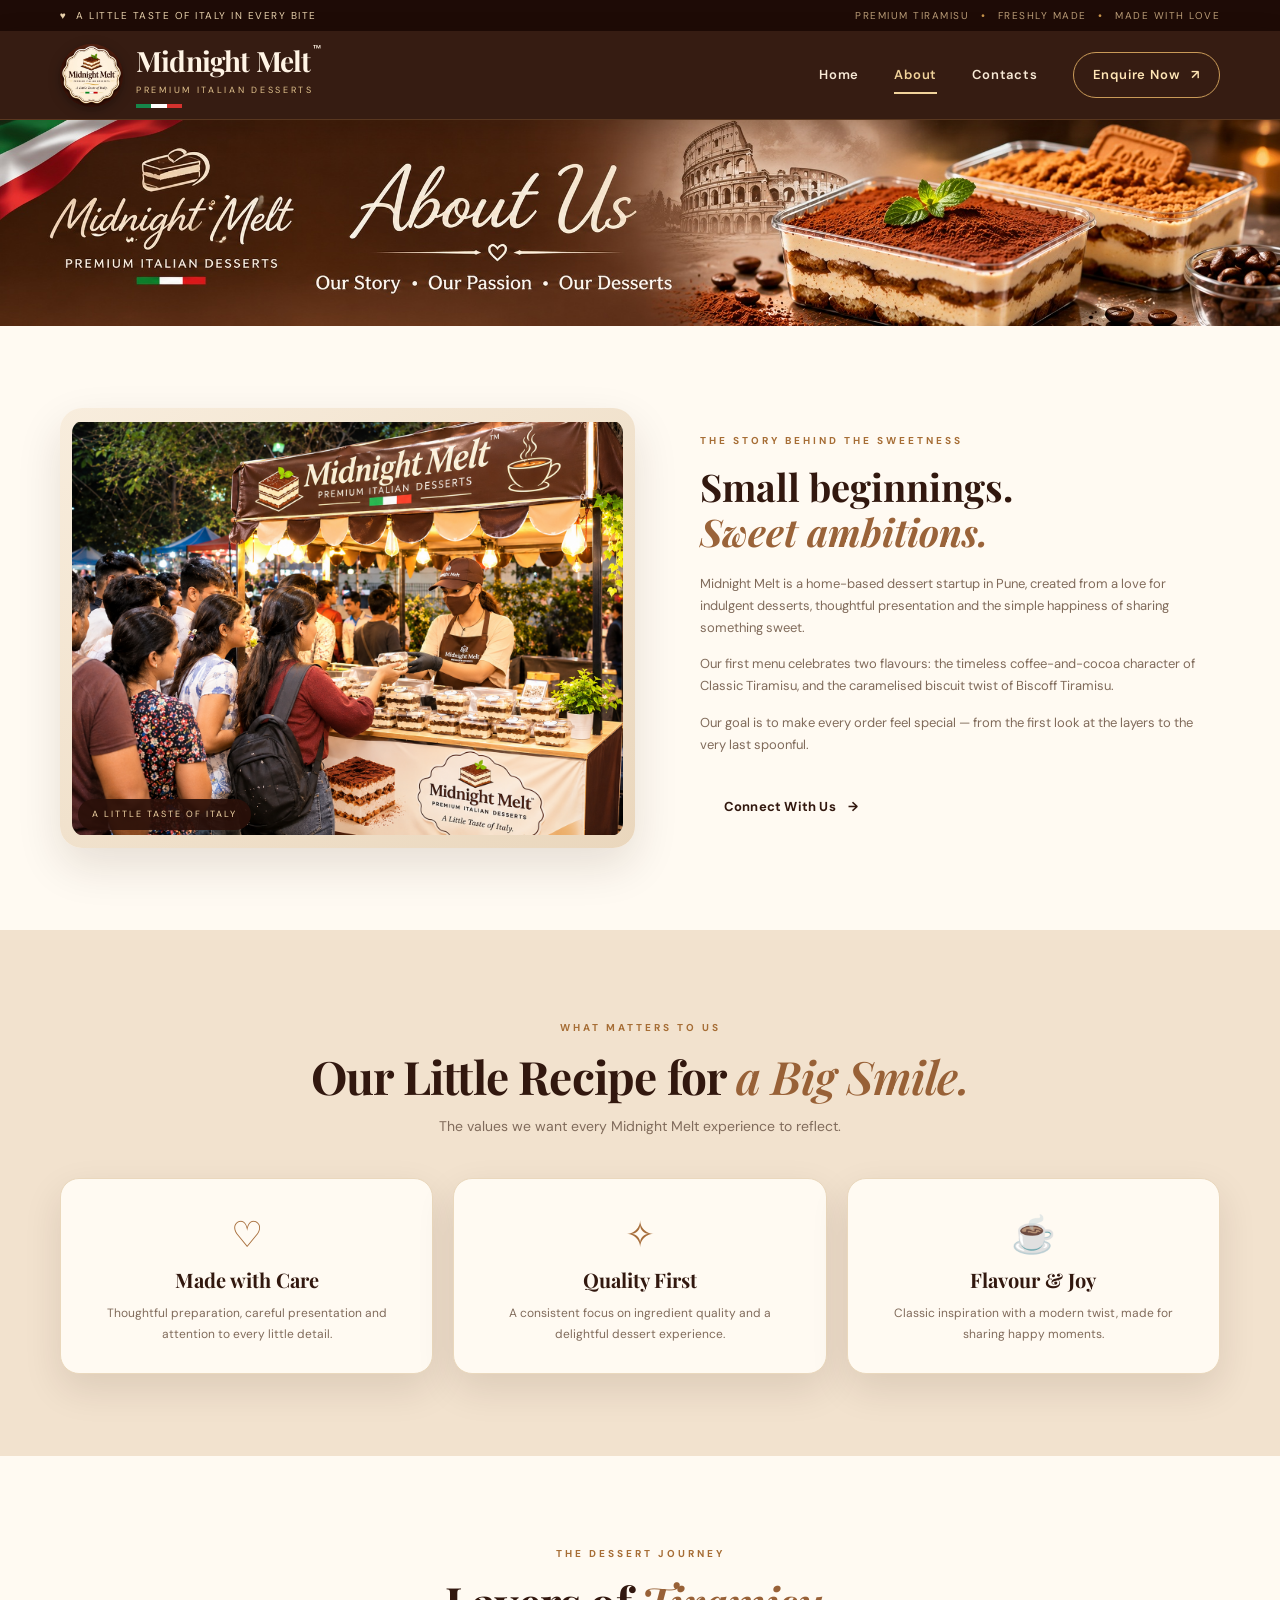
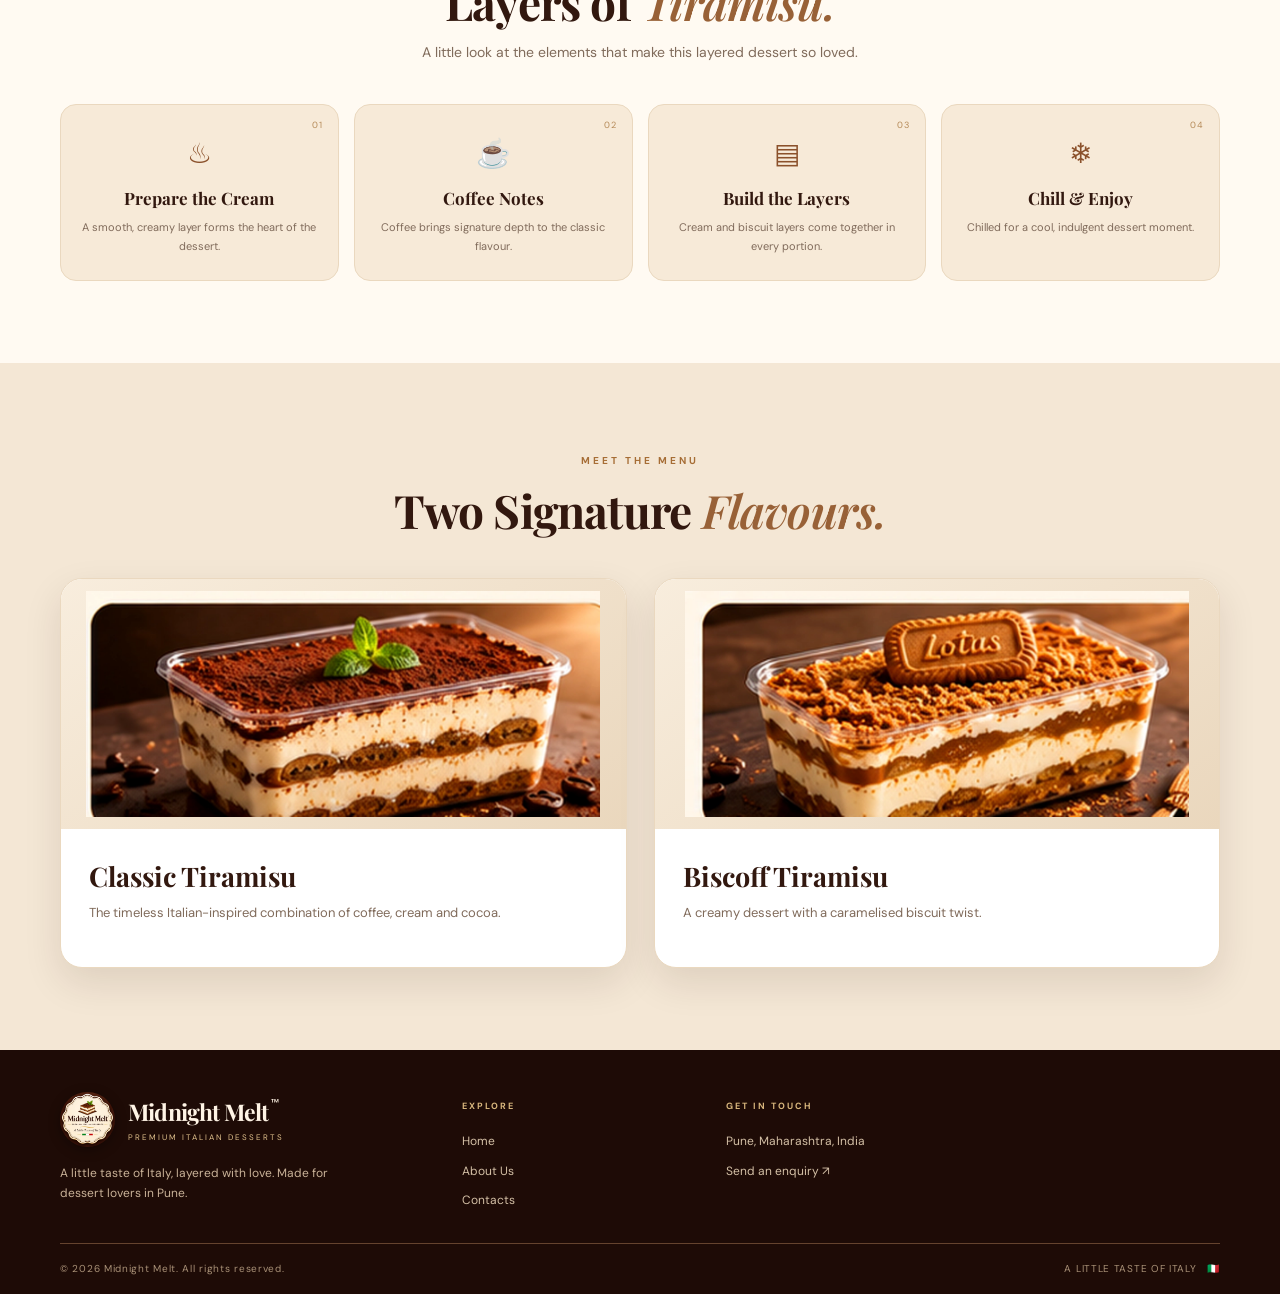
<file: about.html>
<!DOCTYPE html><html lang="en"><head><meta charset="UTF-8"><meta name="viewport" content="width=device-width, initial-scale=1.0"><meta name="theme-color" content="#2d130b"><meta name="description" content="Discover the story and passion behind Midnight Melt premium Italian desserts in Pune."><title>Our Story | Midnight Melt</title><link rel="preconnect" href="https://fonts.googleapis.com"><link rel="preconnect" href="https://fonts.gstatic.com" crossorigin><link href="https://fonts.googleapis.com/css2?family=DM+Sans:wght@400;500;600;700&family=Playfair+Display:ital,wght@0,500;0,600;0,700;0,800;1,500;1,600;1,700&display=swap" rel="stylesheet"><link rel="stylesheet" href="styles.css"></head><body>
<div class="topline"><div class="container topline-inner"><span>♥ &nbsp;A Little Taste of Italy in Every Bite</span><span class="topline-right">PREMIUM TIRAMISU <b>•</b> FRESHLY MADE <b>•</b> MADE WITH LOVE</span></div></div><header class="site-header"><div class="container nav-wrap"><a class="brand" href="index.html"><img src="assets/brand-logo-small.webp" alt="Midnight Melt emblem"><span><strong class="brand-name">Midnight Melt<sup>™</sup></strong><small class="brand-sub">PREMIUM ITALIAN DESSERTS</small><i class="mini-flag"><b></b><b></b><b></b></i></span></a><button class="menu-toggle" type="button" aria-label="Open navigation" aria-controls="primary-navigation" aria-expanded="false">☰</button><nav class="nav-links" id="primary-navigation"><a href="index.html">Home</a><a class="active" href="about.html">About</a><a href="contact.html">Contacts</a><a class="nav-cta" href="contact.html">Enquire Now <span>↗</span></a></nav></div></header>
<main><section class="inner-hero about-hero page-banner-wrap"><img class="page-banner-image" src="assets/about-header.jpg" alt="Midnight Melt story banner with Italian-inspired tiramisu desserts" loading="eager"></section>
<section class="section story-section"><div class="container story-layout"><div class="story-photo reveal"><img src="assets/about-dessert.jpg" alt="Midnight Melt Classic and Biscoff Tiramisu dessert display"><span class="photo-caption">A LITTLE TASTE OF ITALY</span></div><div class="story-copy reveal"><span class="eyebrow">THE STORY BEHIND THE SWEETNESS</span><h2>Small beginnings.<br><em>Sweet ambitions.</em></h2><p>Midnight Melt is a home-based dessert startup in Pune, created from a love for indulgent desserts, thoughtful presentation and the simple happiness of sharing something sweet.</p><p>Our first menu celebrates two flavours: the timeless coffee-and-cocoa character of Classic Tiramisu, and the caramelised biscuit twist of Biscoff Tiramisu.</p><p>Our goal is to make every order feel special — from the first look at the layers to the very last spoonful.</p><a class="btn btn-dark" href="contact.html">Connect With Us <span>→</span></a></div></div></section>
<section class="values-section section"><div class="container"><div class="section-heading"><span class="eyebrow">WHAT MATTERS TO US</span><h2>Our Little Recipe for <em>a Big Smile.</em></h2><p>The values we want every Midnight Melt experience to reflect.</p></div><div class="values-grid"><article class="value-card reveal"><span>♡</span><h3>Made with Care</h3><p>Thoughtful preparation, careful presentation and attention to every little detail.</p></article><article class="value-card reveal"><span>✧</span><h3>Quality First</h3><p>A consistent focus on ingredient quality and a delightful dessert experience.</p></article><article class="value-card reveal"><span>☕</span><h3>Flavour & Joy</h3><p>Classic inspiration with a modern twist, made for sharing happy moments.</p></article></div></div></section>
<section class="section process-section"><div class="container"><div class="section-heading"><span class="eyebrow">THE DESSERT JOURNEY</span><h2>Layers of <em>Tiramisu.</em></h2><p>A little look at the elements that make this layered dessert so loved.</p></div><div class="process-grid"><article class="step reveal"><span>01</span><div class="step-icon">♨</div><h3>Prepare the Cream</h3><p>A smooth, creamy layer forms the heart of the dessert.</p></article><article class="step reveal"><span>02</span><div class="step-icon">☕</div><h3>Coffee Notes</h3><p>Coffee brings signature depth to the classic flavour.</p></article><article class="step reveal"><span>03</span><div class="step-icon">▤</div><h3>Build the Layers</h3><p>Cream and biscuit layers come together in every portion.</p></article><article class="step reveal"><span>04</span><div class="step-icon">❄</div><h3>Chill & Enjoy</h3><p>Chilled for a cool, indulgent dessert moment.</p></article></div></div></section>
<section class="about-menu section"><div class="container"><div class="section-heading"><span class="eyebrow">MEET THE MENU</span><h2>Two Signature <em>Flavours.</em></h2></div><div class="product-grid"><article class="product-card reveal"><div class="product-photo"><img src="assets/classic-premium.webp" alt="Classic Tiramisu"></div><div class="product-info"><h3>Classic Tiramisu</h3><p>The timeless Italian-inspired combination of coffee, cream and cocoa.</p></div></article><article class="product-card reveal"><div class="product-photo"><img src="assets/biscoff-premium.webp" alt="Biscoff Tiramisu"></div><div class="product-info"><h3>Biscoff Tiramisu</h3><p>A creamy dessert with a caramelised biscuit twist.</p></div></article></div></div></section></main>
<footer class="site-footer"><div class="container footer-main"><div class="footer-brand"><a class="brand brand-footer" href="index.html"><img src="assets/brand-logo-small.webp" alt="Midnight Melt emblem"><span><strong class="brand-name">Midnight Melt<sup>™</sup></strong><small class="brand-sub">PREMIUM ITALIAN DESSERTS</small></span></a><p>A little taste of Italy, layered with love. Made for dessert lovers in Pune.</p></div><div class="footer-col"><h4>EXPLORE</h4><a href="index.html">Home</a><a href="about.html">About Us</a><a href="contact.html">Contacts</a></div><div class="footer-col"><h4>GET IN TOUCH</h4><p>Pune, Maharashtra, India</p><a href="contact.html">Send an enquiry ↗</a></div></div><div class="container footer-bottom"><span>© <span class="year"></span> Midnight Melt. All rights reserved.</span><span>A LITTLE TASTE OF ITALY <i>🇮🇹</i></span></div></footer><script>
(() => {
  const menuButton = document.querySelector('.menu-toggle');
  const navigation = document.querySelector('.nav-links');
  if (menuButton && navigation) {
    menuButton.addEventListener('click', () => {
      const opened = navigation.classList.toggle('open');
      menuButton.setAttribute('aria-expanded', String(opened));
      menuButton.setAttribute('aria-label', opened ? 'Close navigation' : 'Open navigation');
      menuButton.textContent = opened ? '×' : '☰';
    });
    navigation.querySelectorAll('a').forEach(link => link.addEventListener('click', () => {
      navigation.classList.remove('open');
      menuButton.setAttribute('aria-expanded', 'false');
      menuButton.setAttribute('aria-label', 'Open navigation');
      menuButton.textContent = '☰';
    }));
  }
  document.querySelectorAll('.year').forEach(el => el.textContent = new Date().getFullYear());
  const revealItems = document.querySelectorAll('.reveal');
  if ('IntersectionObserver' in window) {
    const observer = new IntersectionObserver(entries => entries.forEach(entry => {
      if (entry.isIntersecting) { entry.target.classList.add('visible'); observer.unobserve(entry.target); }
    }), { threshold: 0.08 });
    revealItems.forEach(el => observer.observe(el));
  } else revealItems.forEach(el => el.classList.add('visible'));
  const lightbox = document.querySelector('.lightbox');
  if (lightbox) {
    const image = lightbox.querySelector('img');
    const close = () => { lightbox.classList.remove('open'); image.src = ''; document.body.style.overflow = ''; };
    document.querySelectorAll('.gallery-item[data-full]').forEach(item => item.addEventListener('click', () => {
      image.src = item.dataset.full; image.alt = item.querySelector('img')?.alt || 'Gallery image';
      lightbox.classList.add('open'); document.body.style.overflow = 'hidden';
    }));
    lightbox.querySelector('button')?.addEventListener('click', close);
    lightbox.addEventListener('click', e => { if (e.target === lightbox) close(); });
    document.addEventListener('keydown', e => { if (e.key === 'Escape') close(); });
  }
})();
</script></body></html>
</file>
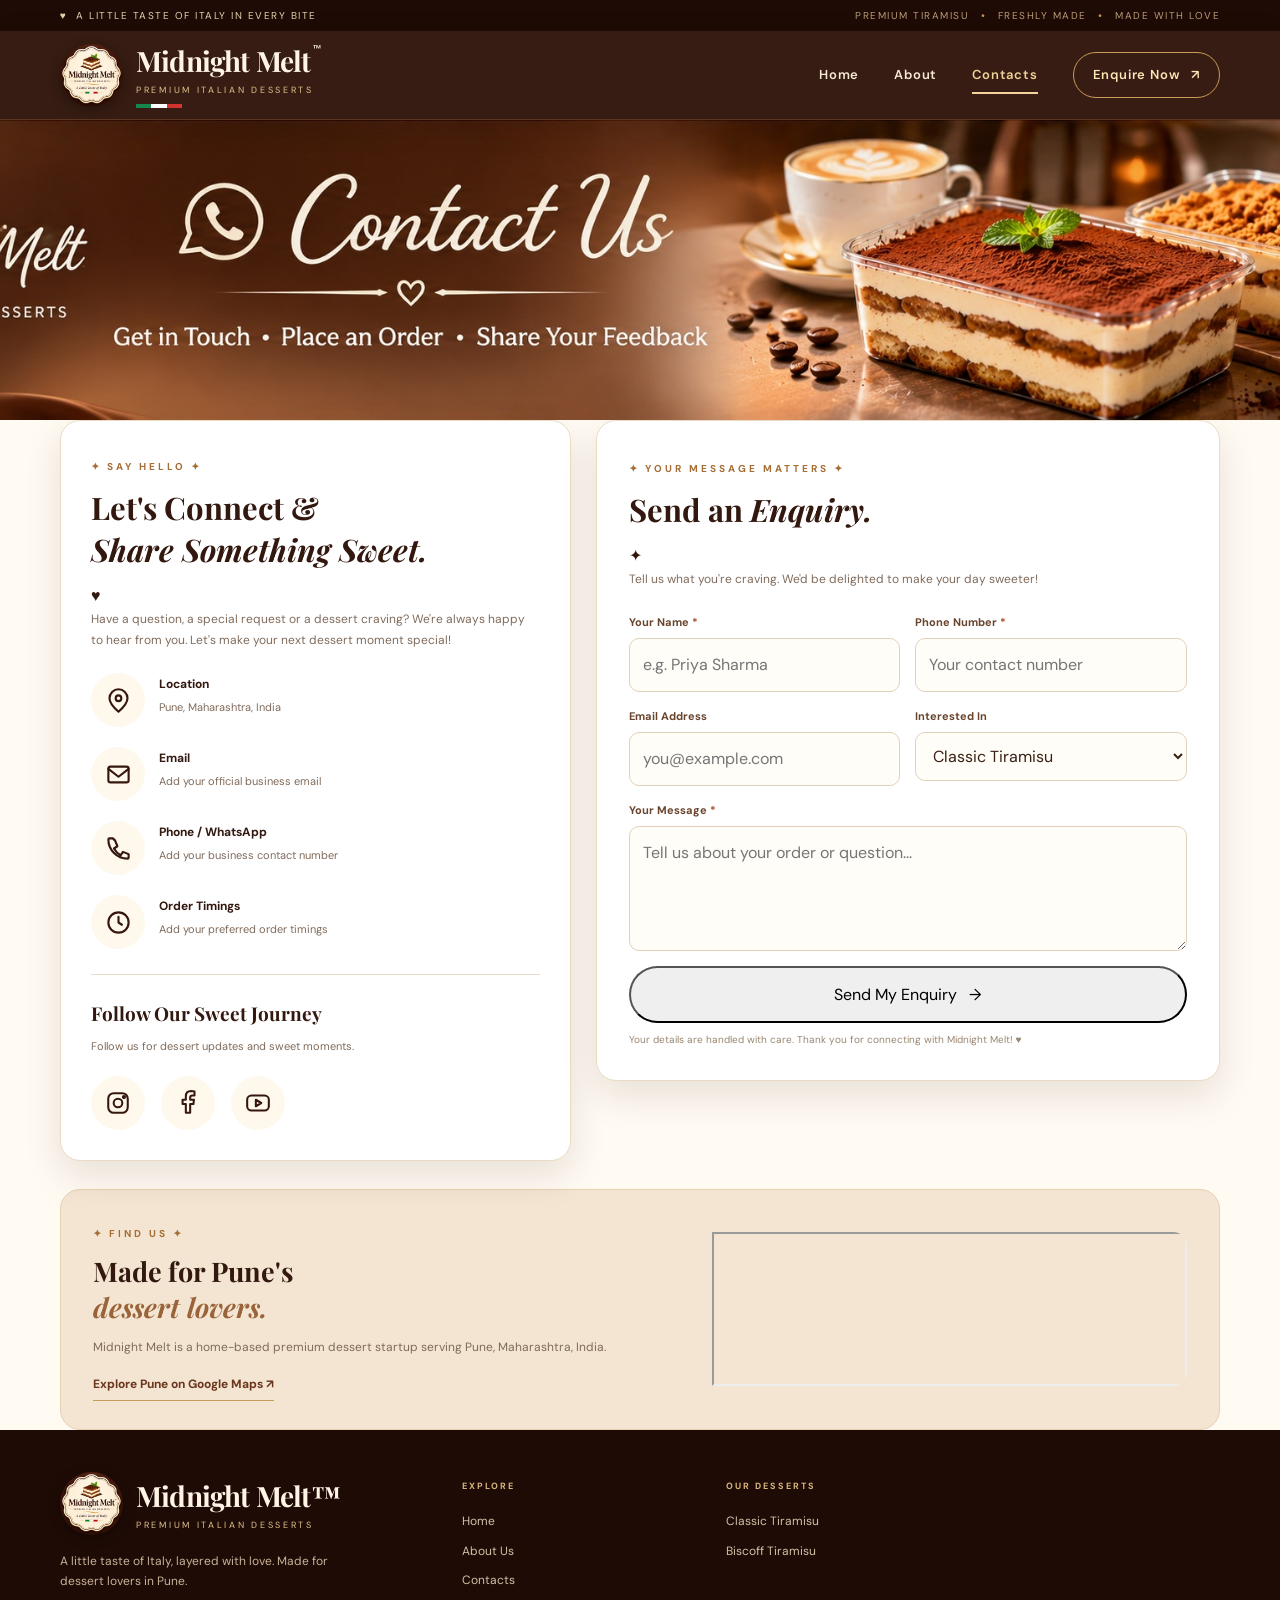
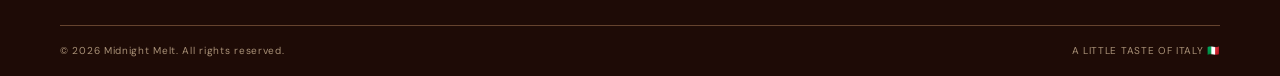
<file: contact.html>
<!DOCTYPE html>
<html lang="en">
<head>
<meta charset="UTF-8">
<meta name="viewport" content="width=device-width, initial-scale=1.0">
<meta name="theme-color" content="#35190F">

<title>Contact Us | Midnight Melt</title>

<link href="https://fonts.googleapis.com/css2?family=DM+Sans:wght@400;500;600;700&family=Playfair+Display:ital,wght@0,500;0,600;0,700;1,500;1,600&display=swap" rel="stylesheet">
<link rel="stylesheet" href="styles.css"></head>

<body>

<!-- TOP BAR -->

<div class="topline"><div class="container topline-inner"><span>♥ &nbsp;A Little Taste of Italy in Every Bite</span><span class="topline-right">PREMIUM TIRAMISU <b>•</b> FRESHLY MADE <b>•</b> MADE WITH LOVE</span></div></div>
<header class="site-header"><div class="container nav-wrap"><a class="brand" href="index.html"><img src="assets/brand-logo-small.webp" alt="Midnight Melt emblem"><span><strong class="brand-name">Midnight Melt<sup>™</sup></strong><small class="brand-sub">PREMIUM ITALIAN DESSERTS</small><i class="mini-flag"><b></b><b></b><b></b></i></span></a><button class="menu-toggle" type="button" aria-label="Open navigation" aria-controls="primary-navigation" aria-expanded="false">☰</button><nav class="nav-links" id="primary-navigation"><a href="index.html">Home</a><a href="about.html">About</a><a class="active" href="contact.html">Contacts</a><a class="nav-cta" href="contact.html">Enquire Now <span>↗</span></a></nav></div></header>

<!-- BANNER -->

<section class="page-banner">

    <img src="assets/contact-header.jpg"
         alt="Midnight Melt desserts">

   

</section>

<main>

<section class="contact-section">

<div class="container">

<div class="contact-layout">

<!-- LEFT CONTACT PANEL -->

<aside class="contact-panel reveal">

    <span class="eyebrow">✦ SAY HELLO ✦</span>

    <h2 class="premium-heading">
        Let's Connect &<br>
        <em>Share Something Sweet.</em>
    </h2>

    <div class="heading-ornament">
        <span></span> ♥ <span></span>
    </div>

    <p class="contact-lead">
        Have a question, a special request or a dessert craving?
        We're always happy to hear from you.
        Let's make your next dessert moment special!
    </p>

    <div class="contact-item">
       <span class="contact-icon">
  <svg viewBox="0 0 24 24">
    <path d="M20 10c0 5-8 12-8 12S4 15 4 10a8 8 0 1 1 16 0Z"/>
    <circle cx="12" cy="10" r="2.5"/>
  </svg>
</span>
        <div>
            <b>Location</b>
            <span>Pune, Maharashtra, India</span>
        </div>
    </div>

    <div class="contact-item">
      <span class="contact-icon">
  <svg viewBox="0 0 24 24">
    <rect x="3" y="5" width="18" height="14" rx="2"/>
    <path d="m3 7 9 7 9-7"/>
  </svg>
</span>
        <div>
            <b>Email</b>
            <span>Add your official business email</span>
        </div>
    </div>

    <div class="contact-item">
        <span class="contact-icon">
  <svg viewBox="0 0 24 24">
    <path d="M7 3H4a1 1 0 0 0-1 1 17 17 0 0 0 17 17 1 1 0 0 0 1-1v-3l-5-2-2 3a14 14 0 0 1-6-6l3-2-2-5Z"/>
  </svg>
</span>
        <div>
            <b>Phone / WhatsApp</b>
            <span>Add your business contact number</span>
        </div>
    </div>

    <div class="contact-item">
        <span class="contact-icon">
  <svg viewBox="0 0 24 24">
    <circle cx="12" cy="12" r="9"/>
    <path d="M12 7v5l3 2"/>
  </svg>
</span>
        <div>
            <b>Order Timings</b>
            <span>Add your preferred order timings</span>
        </div>
    </div>

    <div class="contact-divider"></div>

    <h3>Follow Our Sweet Journey</h3>

    <p class="small-muted">
        Follow us for dessert updates and sweet moments.
    </p>

    <div class="socials">

  <!-- Instagram -->
  <a href="#" aria-label="Instagram">
    <svg viewBox="0 0 24 24">
      <rect x="3" y="3" width="18" height="18" rx="5"/>
      <circle cx="12" cy="12" r="4"/>
      <circle cx="17.5" cy="6.5" r="1"/>
    </svg>
  </a>

  <!-- Facebook -->
  <a href="#" aria-label="Facebook">
    <svg viewBox="0 0 24 24">
      <path d="M14 21v-8h3l.5-4H14V7c0-1.2.4-2 2-2h2V1.5A24 24 0 0 0 15 1c-3 0-5 1.8-5 5v3H7v4h3v8Z"/>
    </svg>
  </a>

  <!-- YouTube -->
  <a href="#" aria-label="YouTube">
    <svg viewBox="0 0 24 24">
      <rect x="2" y="5" width="20" height="14" rx="4"/>
      <path d="m10 9 5 3-5 3Z"/>
    </svg>
  </a>

</div>

</aside>

<!-- RIGHT FORM PANEL -->

<section class="form-panel reveal" id="contactForm">

    <span class="eyebrow">✦ YOUR MESSAGE MATTERS ✦</span>

    <h2 class="premium-heading">
        Send an <em>Enquiry.</em>
    </h2>

    <div class="heading-ornament">
        <span></span> ✦ <span></span>
    </div>

    <p class="form-intro">
        Tell us what you're craving.
        We'd be delighted to make your day sweeter!
    </p>

    <form id="enquiryForm">

        <div class="form-grid">

            <div class="field">
                <label for="name">
                    Your Name <i>*</i>
                </label>
                <input id="name"
                       name="name"
                       placeholder="e.g. Priya Sharma"
                       required>
            </div>

            <div class="field">
                <label for="phone">
                    Phone Number <i>*</i>
                </label>
                <input id="phone"
                       name="phone"
                       type="tel"
                       pattern="[0-9+\-\s]{10,15}"
                       placeholder="Your contact number"
                       required>
            </div>

            <div class="field">
                <label for="email">Email Address</label>
                <input id="email"
                       name="email"
                       type="email"
                       placeholder="you@example.com">
            </div>

            <div class="field">
                <label for="product">Interested In</label>
                <select id="product" name="product">
                    <option>Classic Tiramisu</option>
                    <option>Biscoff Tiramisu</option>
                    <option>Both Flavours</option>
                    <option>General Enquiry</option>
                </select>
            </div>

            <div class="field full">
                <label for="message">
                    Your Message <i>*</i>
                </label>
                <textarea id="message"
                          name="message"
                          placeholder="Tell us about your order or question..."
                          required></textarea>
            </div>

            <div class="field full">
                <button class="submit-btn" type="submit">
                    Send My Enquiry &nbsp; →
                </button>
            </div>

        </div>

        <p class="form-msg" id="formMsg" aria-live="polite"></p>

        <p class="form-note">
            Your details are handled with care.
            Thank you for connecting with Midnight Melt! ♥
        </p>

    </form>

</section>

</div>

<!-- LOCATION -->

<div class="location-card">

    <div class="location-info">

        <span class="eyebrow">✦ FIND US ✦</span>

        <h2>
            Made for Pune's<br>
            <em>dessert lovers.</em>
        </h2>

        <p>
            Midnight Melt is a home-based premium
            dessert startup serving Pune,
            Maharashtra, India.
        </p>

        <a class="text-link"
           href="https://www.google.com/maps/search/?api=1&query=Pune%2C%20Maharashtra"
           target="_blank"
           rel="noopener">
            Explore Pune on Google Maps ↗
        </a>

    </div>

    <div class="map-box">
        <iframe
            src="https://maps.google.com/maps?q=Pune%2C%20Maharashtra&t=&z=11&ie=UTF8&iwloc=&output=embed"
            loading="lazy"
            title="Pune Location Map">
        </iframe>
    </div>

</div>

</div>
</section>

</main>

<!-- FOOTER -->

<footer class="site-footer">

<div class="container">

    <div class="footer-main">

        <div class="footer-brand">

            <a class="brand" href="index.html">

                <img src="assets/brand-logo-small.webp"
                     alt="Midnight Melt Logo">

                <span>
                    <strong class="brand-name">
                        Midnight Melt™
                    </strong>
                    <small class="brand-sub">
                        PREMIUM ITALIAN DESSERTS
                    </small>
                </span>

            </a>

            <p>
                A little taste of Italy, layered with love.
                Made for dessert lovers in Pune.
            </p>

        </div>

        <div class="footer-col">
            <h4>EXPLORE</h4>
            <a href="index.html">Home</a>
            <a href="about.html">About Us</a>
            <a href="contact.html">Contacts</a>
        </div>

        <div class="footer-col">
            <h4>OUR DESSERTS</h4>
            <a href="index.html#desserts">Classic Tiramisu</a>
            <a href="index.html#desserts">Biscoff Tiramisu</a>
        </div>

    </div>

    <div class="footer-bottom">

        <span>
            © <span id="year"></span>
            Midnight Melt. All rights reserved.
        </span>

        <span>A LITTLE TASTE OF ITALY 🇮🇹</span>

    </div>

</div>
</footer>

<script>

/* MOBILE MENU */

const menuToggle = document.querySelector(".menu-toggle");
const navLinks = document.querySelector(".nav-links");

menuToggle.addEventListener("click", () => {

    const isOpen = navLinks.classList.toggle("open");

    menuToggle.setAttribute("aria-expanded", isOpen);
    menuToggle.textContent = isOpen ? "✕" : "☰";

});

document.querySelectorAll(".nav-links a").forEach(link => {
    link.addEventListener("click", () => {
        navLinks.classList.remove("open");
        menuToggle.textContent = "☰";
        menuToggle.setAttribute("aria-expanded", "false");
    });
});

/* CURRENT YEAR + SCROLL REVEALS */
document.querySelectorAll("#year, .year").forEach(el => el.textContent = new Date().getFullYear());
const revealItems = document.querySelectorAll(".reveal");
if ("IntersectionObserver" in window) {
    const revealObserver = new IntersectionObserver(entries => entries.forEach(entry => {
        if (entry.isIntersecting) { entry.target.classList.add("visible"); revealObserver.unobserve(entry.target); }
    }), { threshold: 0.08 });
    revealItems.forEach(item => revealObserver.observe(item));
} else revealItems.forEach(item => item.classList.add("visible"));

/* GOOGLE SHEETS FORM */

const SCRIPT_URL = "https://script.google.com/macros/s/AKfycbwcnTqjmxzDwNzu_o9zGpkFyqY2cGgp9ueNPnDSvngUxCICsUh6_q4QS7BJmxOQWhYz/exec";

const enquiryForm = document.getElementById("enquiryForm");
const formMsg = document.getElementById("formMsg");

enquiryForm.addEventListener("submit", async function(e) {

    e.preventDefault();

    const submitBtn = enquiryForm.querySelector(
        'button[type="submit"]'
    );

    const originalText = submitBtn.innerHTML;

    if (SCRIPT_URL.includes("YOUR_GOOGLE")) {
        formMsg.style.color = "#A34A32";
        formMsg.textContent =
            "Please configure the Google Sheets connection first.";
        return;
    }

    submitBtn.disabled = true;
    submitBtn.textContent = "Sending Enquiry...";

    const formData = new FormData(enquiryForm);

    try {

        await fetch(SCRIPT_URL, {
            method: "POST",
            mode: "no-cors",
            body: new URLSearchParams(formData)
        });

        formMsg.style.color = "#477747";
        formMsg.textContent =
            "Thank you! Your enquiry has been submitted. ♥";

        enquiryForm.reset();

    } catch (error) {

        formMsg.style.color = "#B52B2B";
        formMsg.textContent =
            "Unable to send your enquiry. Please try again.";

    } finally {

        submitBtn.disabled = false;
        submitBtn.innerHTML = originalText;

    }

});

</script>

</body>
</html>
</file>
<file: styles.css>
:root{--espresso:#281008;--coffee:#35170e;--brown:#60331e;--cocoa:#7c4b2c;--gold:#c9954b;--gold-light:#f1d39b;--cream:#fff8ed;--ivory:#f8eddd;--paper:#fffdf8;--ink:#32180f;--muted:#806b5b;--line:#e8d6bd;--shadow:0 18px 45px rgba(48,22,10,.12);--serif:'Playfair Display',Georgia,serif;--sans:'DM Sans',Arial,sans-serif}*{box-sizing:border-box}html{scroll-behavior:smooth;scroll-padding-top:100px}body{margin:0;background:var(--cream);color:var(--ink);font-family:var(--sans);line-height:1.7}img{display:block;max-width:100%}a{color:inherit;text-decoration:none}button,input,textarea,select{font:inherit}.container{width:min(1160px,calc(100% - 48px));margin-inline:auto}.topline{background:#1e0b06;color:#e9d2ad;font-size:10px;letter-spacing:1.5px;text-transform:uppercase}.topline-inner{height:31px;display:flex;align-items:center;justify-content:space-between}.topline-right{color:#b99b76}.topline-right b{color:var(--gold);padding:0 7px}.site-header{position:sticky;top:0;z-index:50;background:rgba(48,21,11,.97);backdrop-filter:blur(16px);box-shadow:0 7px 25px #1b0b0830;border-bottom:1px solid #9e713e55}.nav-wrap{height:88px;display:flex;align-items:center;justify-content:space-between;gap:28px}.brand{display:flex;align-items:center;gap:13px;color:#fff4e5;min-width:270px}.brand img{width:63px;height:63px;object-fit:contain;border-radius:50%;filter:drop-shadow(0 3px 6px #0005)}.brand>span{display:flex;flex-direction:column;line-height:1.15}.brand-name{font:700 28px var(--serif);letter-spacing:-.8px;white-space:nowrap}.brand-name sup{font:500 10px var(--sans);vertical-align:top;margin-left:2px}.brand-sub{font-size:9px;letter-spacing:2.7px;color:#e2c38e;margin-top:6px;white-space:nowrap}.mini-flag{display:flex;width:46px;height:4px;margin-top:8px;overflow:hidden}.mini-flag b{flex:1}.mini-flag b:nth-child(1),.flag-rule i:nth-child(1){background:#16864a}.mini-flag b:nth-child(2),.flag-rule i:nth-child(2){background:#fff}.mini-flag b:nth-child(3),.flag-rule i:nth-child(3){background:#d3322e}.nav-links{display:flex;align-items:center;gap:35px;color:#f8ead7;font-size:13px;font-weight:600;letter-spacing:.8px}.nav-links>a:not(.nav-cta){position:relative;padding:12px 0;transition:color .25s}.nav-links>a:not(.nav-cta):after{content:'';position:absolute;left:0;bottom:4px;width:0;height:2px;background:var(--gold-light);transition:width .3s}.nav-links>a:hover,.nav-links>a.active{color:var(--gold-light)}.nav-links>a:hover:after,.nav-links>a.active:after{width:100%}.nav-cta{padding:11px 19px;border:1px solid #c99a58;border-radius:999px;color:#ffe6b6;transition:.25s}.nav-cta:hover{background:var(--gold-light);color:var(--espresso)}.nav-cta span{margin-left:7px}.menu-toggle{display:none;border:1px solid #a77a4d;background:transparent;color:#fff0dc;border-radius:10px;padding:7px 12px;font-size:22px}.hero{min-height:610px;position:relative;display:flex;align-items:center;overflow:hidden;background:#271008 url('assets/hero-premium.webp') center right/cover no-repeat;color:#fff5e7}.hero-shade{position:absolute;inset:0;background:linear-gradient(90deg,rgba(33,12,5,.97) 0%,rgba(42,16,7,.88) 34%,rgba(42,16,7,.36) 60%,rgba(42,16,7,.04) 100%)}.hero-inner{position:relative;min-height:610px;display:flex;align-items:center}.hero-copy{max-width:520px;padding:65px 0 76px}.eyebrow{font-size:10px;letter-spacing:3px;text-transform:uppercase;color:#a66d35;font-weight:700}.light-eyebrow{color:#e5c48c}.eyebrow-line{display:inline-block;width:31px;height:1px;background:var(--gold);vertical-align:middle;margin:0 8px}.hero h1{font:700 clamp(54px,7vw,88px)/.98 var(--serif);letter-spacing:-2px;margin:22px 0 8px}.hero h1 em{color:var(--gold-light);font-weight:600}.hero-subtitle{font-size:12px;letter-spacing:5px;color:#f3d8ab;font-weight:600}.flag-rule{display:flex;width:84px;height:5px;margin:16px 0 22px}.flag-rule i{flex:1}.hero-copy>p{font:400 17px/1.8 var(--serif);color:#f1dfc8;max-width:490px;margin:0 0 27px}.hero-buttons{display:flex;gap:13px;flex-wrap:wrap}.btn{display:inline-flex;align-items:center;justify-content:center;gap:12px;padding:13px 23px;border-radius:999px;border:1px solid transparent;font-size:13px;font-weight:700;letter-spacing:.2px;transition:transform .25s,box-shadow .25s,background .25s,border-color .25s;cursor:pointer}.btn:hover{transform:translateY(-3px);box-shadow:0 12px 25px #16080255}.btn-gold{background:linear-gradient(135deg,#f4d69e,#d9a75d);color:#35180d;box-shadow:0 7px 20px #0e050455}.btn-gold:hover{background:#ffe6b8}.btn-ghost{border-color:#d8b47b;color:#fff0d8;background:#2c140b65}.btn-ghost:hover{background:#fff1d9;color:#32170d}.hero-note{margin-top:34px;color:#d9bd96;font-size:10px;letter-spacing:2px}.hero-note span{color:#e4b96e;margin-right:7px}.hero-stamp{position:absolute;right:4%;bottom:70px;width:132px;height:132px;border:1px solid #e7c48a;border-radius:50%;display:flex;flex-direction:column;justify-content:center;align-items:center;text-align:center;color:#f4d9ad;background:#2b130b99;box-shadow:0 0 0 7px #d6ae6c22,0 0 30px #12060155;transform:rotate(8deg)}.hero-stamp span,.hero-stamp small{font-size:8px;letter-spacing:2px}.hero-stamp strong{font:italic 700 25px var(--serif);margin:3px 0}.scroll-cue{position:absolute;bottom:18px;left:50%;transform:translateX(-50%);font-size:9px;letter-spacing:2px;color:#d8c2a5;display:flex;gap:12px;align-items:center}.scroll-cue span{font-size:16px;color:var(--gold-light)}.promise-strip{background:linear-gradient(90deg,#f4e5d0,#fff8ec,#f4e5d0);border-bottom:1px solid #e8d2b3;border-top:1px solid #fff9ef}.promise-grid{display:grid;grid-template-columns:repeat(4,1fr);padding:23px 0;gap:15px}.promise{display:flex;align-items:center;justify-content:center;gap:13px;border-right:1px solid #dfc8a9}.promise:last-child{border:0}.promise-icon{font-size:29px;color:#92572d}.promise strong,.promise small{display:block}.promise strong{font:700 15px var(--serif)}.promise small{font-size:10px;color:var(--muted);margin-top:2px}.section{padding:82px 0}.section-heading{text-align:center;margin:0 auto 40px;max-width:720px}.section-heading h2{font:700 clamp(31px,4.2vw,46px)/1.2 var(--serif);letter-spacing:-.8px;margin:10px 0 10px}.section-heading h2 em{color:#986137;font-weight:600}.section-heading p{font-size:14px;color:var(--muted);margin:0}.dessert-section{background:#fffaf2}.product-grid{display:grid;grid-template-columns:repeat(2,minmax(0,1fr));gap:27px}.product-card{background:#fff;border:1px solid #ead8bf;border-radius:22px;overflow:hidden;box-shadow:var(--shadow);transition:transform .35s,box-shadow .35s}.product-card:hover{transform:translateY(-8px);box-shadow:0 24px 55px #45200f24}.product-photo{height:315px;position:relative;overflow:hidden;background:#e8d7c2}.product-photo img{width:100%;height:100%;object-fit:cover;transition:transform .7s}.product-card:hover .product-photo img{transform:scale(1.055)}.product-tag{position:absolute;left:19px;top:18px;padding:7px 13px;background:#32170de8;color:#f7dfb5;border:1px solid #d5ad70;border-radius:99px;font-size:9px;letter-spacing:1.6px}.product-info{padding:24px 28px 28px}.product-kicker{font-size:9px;letter-spacing:2px;color:#a47443;font-weight:700}.product-info h3{font:700 27px var(--serif);margin:5px 0 8px}.product-info p{font-size:13px;color:var(--muted);margin:0 0 15px;max-width:460px}.text-link{display:inline-flex;align-items:center;gap:10px;color:#6b351c;font-size:12px;font-weight:700;border-bottom:1px solid #c99a58;padding-bottom:5px;transition:gap .25s}.text-link:hover{gap:16px}.text-link span{font-size:17px}.gallery-section{background:#f4e7d5}.gallery-grid{display:grid;grid-template-columns:1.5fr 1fr 1fr;grid-template-rows:190px 190px;gap:15px}.gallery-item{position:relative;border:0;padding:0;overflow:hidden;border-radius:17px;cursor:pointer;background:#d6c0a4;box-shadow:0 10px 25px #42200f20}.gallery-item img{width:100%;height:100%;object-fit:cover;transition:transform .6s}.gallery-item:hover img{transform:scale(1.07)}.gallery-item:after{content:'';position:absolute;inset:35% 0 0;background:linear-gradient(transparent,#1b0a05a8)}.gallery-item span{position:absolute;z-index:1;bottom:14px;left:17px;color:white;font:italic 600 17px var(--serif)}.gallery-large{grid-row:span 2}.reviews-section{background:#fffaf2}.review-grid{display:grid;grid-template-columns:repeat(3,1fr);gap:18px}.review-card{background:#fff;border:1px solid #edddc8;border-radius:19px;padding:24px 23px;box-shadow:0 12px 30px #4724110c;transition:transform .3s}.review-card:hover{transform:translateY(-5px)}.review-featured{background:linear-gradient(145deg,#fff5e4,#f2dfc4);border-color:#e1c394}.review-top{display:flex;align-items:center;justify-content:space-between}.quote-mark{font:700 46px/.8 var(--serif);color:#c89a5b}.stars{font-size:13px;letter-spacing:3px;color:#d59a24}.review-card blockquote{font:500 16px/1.65 var(--serif);color:#5a4030;margin:15px 0 20px;min-height:78px}.reviewer{display:flex;align-items:center;gap:11px;border-top:1px solid #eadbc6;padding-top:14px}.review-avatar{width:36px;height:36px;border-radius:50%;display:grid;place-items:center;background:#63351f;color:#f6dfb7;font:700 17px var(--serif)}.reviewer b,.reviewer small{display:block}.reviewer b{font-size:11px}.reviewer small{font-size:10px;color:#927d69}.review-disclaimer{text-align:center;color:#97816c;font-size:10px;margin:22px 0 0}.closing-cta{background:radial-gradient(ellipse at 80% 20%,#704128 0%,transparent 48%),linear-gradient(115deg,#281008,#542a17);color:#fff2df;padding:54px 0;border-top:1px solid #d2a567}.closing-inner{display:flex;align-items:center;justify-content:space-between;gap:25px}.closing-cta h2{font:700 clamp(30px,4vw,43px) var(--serif);margin:8px 0}.closing-cta h2 em{color:var(--gold-light)}.closing-cta p{margin:0;color:#dfc6a5;font-size:13px}.site-footer{background:#1e0b06;color:#f6e4cb;padding:42px 0 17px}.footer-main{display:grid;grid-template-columns:1.6fr 1fr 1fr 1fr;gap:35px;padding-bottom:33px}.brand-footer{min-width:0}.brand-footer img{width:55px;height:55px}.brand-footer .brand-name{font-size:23px}.brand-footer .brand-sub{font-size:8px;letter-spacing:2px}.footer-brand p{font-size:12px;color:#c9b298;max-width:300px;margin:16px 0 0}.footer-col{display:flex;flex-direction:column;gap:9px}.footer-col h4{font-size:9px;letter-spacing:2px;color:#d9b77d;margin:7px 0 8px}.footer-col a,.footer-col p{font-size:12px;color:#d4c0a6;margin:0;transition:color .2s}.footer-col a:hover{color:#f2d49d}.footer-bottom{border-top:1px solid #65432e;padding-top:16px;display:flex;justify-content:space-between;color:#a99177;font-size:10px;letter-spacing:.7px}.footer-bottom i{font-style:normal;margin-left:7px}
/* inner pages */
.inner-hero{min-height:390px;display:flex;align-items:center;position:relative;background-size:cover;background-position:center;color:#fff3e1;overflow:hidden}.inner-hero:before{content:'';position:absolute;inset:0;background:linear-gradient(90deg,#260e07ed 0%,#32150dbb 47%,#32150d2b 100%)}.about-hero{background-image:url('assets/hero-premium.webp')}.contact-hero{background-image:url('assets/hero-premium.webp');background-position:center 56%}.inner-hero-content{position:relative;padding:68px 0;max-width:1160px}.inner-hero h1{font:700 clamp(45px,6vw,69px)/1.08 var(--serif);margin:14px 0}.inner-hero h1 em{color:var(--gold-light)}.inner-hero p{max-width:550px;color:#ead7bd;font:16px/1.8 var(--serif)}.story-section{background:#fffaf2}.story-layout{display:grid;grid-template-columns:1.05fr .95fr;gap:65px;align-items:center}.story-photo{height:440px;border-radius:22px;overflow:hidden;position:relative;box-shadow:var(--shadow)}.story-photo img{width:100%;height:100%;object-fit:cover}.photo-caption{position:absolute;bottom:18px;left:18px;background:#2a1009e8;color:#f3d6a6;padding:8px 14px;border-radius:99px;font-size:9px;letter-spacing:2px}.story-copy h2{font:700 38px/1.2 var(--serif);margin:12px 0 18px}.story-copy h2 em{color:#9a6339}.story-copy p{font-size:13px;color:var(--muted);margin:0 0 14px}.story-copy .btn{margin-top:12px}.values-section{background:#f2e2ce}.values-grid{display:grid;grid-template-columns:repeat(3,1fr);gap:20px}.value-card{background:#fffaf2;border:1px solid #ead8bd;border-radius:19px;padding:29px;text-align:center;box-shadow:0 10px 25px #4b24150a;transition:transform .3s}.value-card:hover{transform:translateY(-6px)}.value-card>span{font:36px var(--serif);color:#a66c39}.value-card h3{font:700 20px var(--serif);margin:10px 0}.value-card p{font-size:12px;color:var(--muted);margin:0}.process-section{background:#fffaf2}.process-grid{display:grid;grid-template-columns:repeat(4,1fr);gap:15px}.step{position:relative;background:#f7ead8;border:1px solid #ead8bf;border-radius:16px;padding:25px 18px;text-align:center}.step>span{position:absolute;top:13px;right:15px;font-size:9px;letter-spacing:1px;color:#b58a58}.step-icon{font-size:28px;color:#8b512b}.step h3{font:700 17px var(--serif);margin:9px 0}.step p{font-size:11px;color:var(--muted);margin:0}.about-menu{background:#f4e7d5}.about-menu .product-photo{height:250px}
/* contact */
.contact-section{background:#fffaf2}.contact-layout{display:grid;grid-template-columns:.9fr 1.1fr;gap:25px;align-items:start}.contact-panel,.form-panel{background:#fff;border:1px solid #ebdbc5;border-radius:20px;padding:30px;box-shadow:var(--shadow)}.contact-panel h2,.form-panel h2{font:700 31px var(--serif);margin:8px 0 12px}.contact-lead,.form-intro{font-size:12px;color:var(--muted);margin:0 0 23px}.contact-item{display:flex;gap:14px;margin:20px 0;align-items:flex-start}.contact-icon{width:38px;height:38px;flex:0 0 38px;border-radius:50%;display:grid;place-items:center;background:#f4e5d1;color:#814a29;font-size:19px}.contact-item b,.contact-item span{display:block}.contact-item b{font-size:12px;margin:1px 0 3px}.contact-item div>span{font-size:11px;color:var(--muted)}.contact-divider{height:1px;background:#eadbc8;margin:25px 0}.contact-panel h3{font:700 19px var(--serif);margin:0 0 5px}.small-muted{font-size:11px;color:var(--muted)}.socials{display:flex;gap:9px;margin-top:16px}.socials a{width:37px;height:37px;display:grid;place-items:center;border-radius:50%;background:#3a1b0e;color:#f6dfb7;font-size:12px;font-weight:700;transition:.25s}.socials a:hover{background:#c18b4a;color:#281008;transform:translateY(-3px)}.form-panel{padding:32px}.form-grid{display:grid;grid-template-columns:1fr 1fr;gap:15px}.field{display:flex;flex-direction:column;gap:7px}.field.full{grid-column:1/-1}.field label{font-size:11px;font-weight:700;color:#68442d}.field label i{color:#a34d2d;font-style:normal}.field input,.field textarea,.field select{width:100%;border:1px solid #e2d1ba;background:#fffdf8;border-radius:10px;padding:12px 13px;color:#3a2114;outline:none;transition:border .2s,box-shadow .2s}.field input:focus,.field textarea:focus,.field select:focus{border-color:#b67b3d;box-shadow:0 0 0 3px #c9954b24}.field textarea{min-height:130px;resize:vertical}.submit-btn{justify-self:start}.form-msg{font-size:12px;color:#557d3c;min-height:18px;margin:10px 0 0}.form-note{font-size:10px;color:#998570;margin:8px 0 0}.location-card{margin-top:28px;padding:28px 32px;border-radius:20px;background:#f3e5d2;border:1px solid #e5d0b2;display:grid;grid-template-columns:1fr .8fr;align-items:center;gap:25px;overflow:hidden}.location-card h2{font:700 27px var(--serif);margin:8px 0}.location-card h2 em{color:#9a6339}.location-card p{font-size:12px;color:var(--muted)}.location-art{height:175px;border-radius:14px;background:linear-gradient(135deg,#e2c9a6,#f7eddd);display:flex;flex-direction:column;align-items:center;justify-content:center;position:relative;overflow:hidden;color:#60351e}.location-art:before,.location-art:after{content:'';position:absolute;width:150%;height:1px;background:#c6a77e;transform:rotate(24deg)}.location-art:after{transform:rotate(-24deg)}.location-art>*{position:relative;z-index:1}.map-pin{font-size:32px}.location-art strong{font:700 22px var(--serif);letter-spacing:4px}.location-art small{font-size:8px;letter-spacing:2px}.map-lines{position:absolute;inset:0;background:repeating-linear-gradient(90deg,transparent 0 38px,#fff8 39px 41px),repeating-linear-gradient(0deg,transparent 0 32px,#fff8 33px 35px);opacity:.65}
/* motion and lightbox */
.reveal{opacity:0;transform:translateY(24px);transition:opacity .7s ease,transform .7s ease}.reveal.visible{opacity:1;transform:translateY(0)}.lightbox{position:fixed;inset:0;background:#140803ed;z-index:100;display:none;align-items:center;justify-content:center;padding:25px}.lightbox.open{display:flex}.lightbox img{max-width:min(1050px,95vw);max-height:86vh;border-radius:13px;box-shadow:0 20px 60px #0008}.lightbox button{position:absolute;top:24px;right:28px;background:#fff5e8;color:#32180f;border:0;border-radius:50%;width:43px;height:43px;font-size:25px;cursor:pointer}
@media(max-width:900px){.nav-links{gap:20px}.brand{min-width:240px}.brand-name{font-size:25px}.hero-stamp{right:2%;bottom:40px;width:110px;height:110px}.promise-grid{grid-template-columns:repeat(2,1fr)}.promise:nth-child(2){border:0}.gallery-grid{grid-template-rows:170px 170px}.story-layout{gap:35px}.footer-main{grid-template-columns:1.4fr 1fr 1fr}.footer-col:last-child{display:none}}
@media(max-width:650px){.container{width:min(100% - 32px,1160px)}.topline-inner{height:28px;justify-content:center}.topline-right{display:none}.nav-wrap{height:75px}.brand{min-width:0;gap:9px}.brand img{width:49px;height:49px}.brand-name{font-size:21px}.brand-sub{font-size:7px;letter-spacing:1.8px}.mini-flag{margin-top:6px;width:37px}.menu-toggle{display:block}.nav-links{display:none;position:absolute;top:75px;left:0;right:0;background:#2e140b;padding:18px 25px 24px;flex-direction:column;align-items:stretch;gap:9px;border-top:1px solid #70462d}.nav-links.open{display:flex}.nav-links>a:not(.nav-cta){padding:8px 0}.nav-cta{text-align:center;margin-top:5px}.hero{min-height:660px;background-position:61% center}.hero-shade{background:linear-gradient(90deg,#210c05f2 0%,#2b1009d9 55%,#2b10097d 100%)}.hero-inner{min-height:660px}.hero-copy{padding:62px 0 80px;max-width:100%}.hero h1{font-size:58px}.hero-copy>p{font-size:15px;max-width:430px}.hero-stamp{width:91px;height:91px;right:5px;bottom:26px}.hero-stamp strong{font-size:20px}.hero-stamp span,.hero-stamp small{font-size:6px}.scroll-cue{left:20px;transform:none}.promise-grid{padding:18px 0;gap:16px 8px}.promise{justify-content:flex-start;border-right:0;gap:9px}.promise-icon{font-size:24px}.promise strong{font-size:13px}.promise small{font-size:9px}.section{padding:60px 0}.section-heading{margin-bottom:29px}.section-heading h2{font-size:32px}.section-heading p{font-size:12px}.product-grid,.review-grid,.values-grid,.story-layout,.contact-layout,.location-card{grid-template-columns:1fr}.product-grid{gap:18px}.product-photo{height:250px}.product-info{padding:20px}.product-info h3{font-size:24px}.gallery-grid{grid-template-columns:1fr 1fr;grid-template-rows:160px 145px 145px;gap:9px}.gallery-large{grid-row:span 1;grid-column:span 2}.gallery-item span{font-size:14px;left:12px;bottom:9px}.review-card blockquote{min-height:0}.closing-inner{align-items:flex-start;flex-direction:column}.closing-cta{padding:42px 0}.closing-cta h2{font-size:33px}.footer-main{grid-template-columns:1fr 1fr;gap:25px 15px}.footer-brand{grid-column:1/-1}.footer-col:last-child{display:flex}.footer-bottom{gap:10px;flex-direction:column;text-align:center}.inner-hero{min-height:350px}.inner-hero-content{padding:55px 0}.inner-hero h1{font-size:45px}.inner-hero p{font-size:14px}.story-photo{height:280px}.story-layout{gap:30px}.story-copy h2{font-size:32px}.values-grid{gap:13px}.process-grid{grid-template-columns:1fr 1fr;gap:10px}.step{padding:20px 12px}.step h3{font-size:15px}.step p{font-size:10px}.contact-panel,.form-panel{padding:22px}.form-grid{grid-template-columns:1fr}.field.full{grid-column:auto}.location-card{padding:23px}.location-art{height:145px}}
@media(prefers-reduced-motion:reduce){*,*:before,*:after{scroll-behavior:auto!important;transition:none!important;animation:none!important}.reveal{opacity:1;transform:none}}

/* Image framing update: show complete photos without cropping or zooming */
.product-photo img,
.gallery-item img,
.story-photo img {
  object-fit: contain;
  object-position: center;
}
.product-photo,
.gallery-item,
.story-photo {
  background: #f3e5d1;
}
.hero {
  background-size: contain;
  background-position: center right;
  background-repeat: no-repeat;
}
.inner-hero {
  background-size: contain;
  background-position: center;
  background-repeat: no-repeat;
}
@media (max-width: 650px) {
  .hero {
    background-size: auto 72%;
    background-position: right bottom;
  }
  .inner-hero {
    background-size: auto 100%;
    background-position: right center;
  }
}


/* Fresh HD image system: complete images, no cropping or hover zoom */
.hero{background:radial-gradient(circle at 80% 45%,#63351d 0%,#35170e 45%,#210c06 100%)}
.hero-visual{position:absolute;z-index:0;right:0;top:0;width:69%;height:100%;display:flex;align-items:center;justify-content:center;padding:14px 22px 14px 0;pointer-events:none}
.hero-visual img{width:100%;height:100%;object-fit:contain;object-position:center;filter:drop-shadow(0 22px 34px rgba(0,0,0,.38));animation:heroFloat 8s ease-in-out infinite}
.hero-shade{z-index:1;background:linear-gradient(90deg,rgba(33,12,5,.98) 0%,rgba(42,16,7,.91) 29%,rgba(42,16,7,.50) 48%,rgba(42,16,7,.05) 76%,rgba(42,16,7,.02) 100%)}
.hero-inner{z-index:2}
.hero-stamp{z-index:3}
@keyframes heroFloat{0%,100%{transform:translateY(0)}50%{transform:translateY(-8px)}}
.product-photo,.gallery-item,.story-photo{background:linear-gradient(145deg,#f8eddd,#ead7bd);display:flex;align-items:center;justify-content:center}
.product-photo{height:315px;padding:12px}
.product-photo img{width:100%;height:100%;object-fit:contain;object-position:center;transition:filter .45s ease;}
.product-card:hover .product-photo img{transform:none;filter:brightness(1.045) saturate(1.04)}
.gallery-item img{width:100%;height:100%;object-fit:contain;object-position:center;padding:7px;transition:filter .45s ease}
.gallery-item:hover img{transform:none;filter:brightness(1.05)}
.gallery-item:after{inset:58% 0 0;background:linear-gradient(transparent,rgba(34,13,6,.65));pointer-events:none}
.story-photo{padding:12px}
.story-photo img{width:100%;height:100%;object-fit:contain;object-position:center;border-radius:13px}
.about-hero{background-image:linear-gradient(90deg,#260e07f0 0%,#32150dce 48%,#32150d45 100%),url('assets/about-dessert.jpg');background-size:cover,auto 100%;background-position:center,right center;background-repeat:no-repeat}
.contact-hero{background-image:linear-gradient(90deg,#260e07f0 0%,#32150dce 48%,#32150d45 100%),url('assets/contact-dessert.jpg');background-size:cover,auto 100%;background-position:center,right center;background-repeat:no-repeat}
.location-art{background:linear-gradient(135deg,#e2c9a6,#f7eddd)}
.product-card,.review-card,.value-card,.contact-panel,.form-panel{box-shadow:0 15px 38px rgba(48,22,10,.11)}
.product-card:hover,.review-card:hover,.value-card:hover{box-shadow:0 22px 48px rgba(48,22,10,.17)}
@media(max-width:900px){.hero-visual{width:72%;opacity:.88}.hero-shade{background:linear-gradient(90deg,rgba(33,12,5,.98) 0%,rgba(42,16,7,.88) 42%,rgba(42,16,7,.22) 100%)}}
@media(max-width:650px){.hero{min-height:690px}.hero-inner{min-height:690px;align-items:flex-start}.hero-visual{width:100%;height:330px;top:auto;bottom:0;padding:0 6px 22px;opacity:.78}.hero-visual img{object-position:center bottom}.hero-shade{background:linear-gradient(180deg,rgba(33,12,5,.98) 0%,rgba(42,16,7,.92) 42%,rgba(42,16,7,.25) 100%)}.hero-copy{position:relative;z-index:2;padding:45px 0 320px}.hero-stamp{display:none}.product-photo{height:270px;padding:10px}.gallery-grid{grid-template-rows:160px 145px 145px}.gallery-item img{padding:5px}.about-hero,.contact-hero{background-size:cover,auto 72%;background-position:center,right bottom}}
@media(prefers-reduced-motion:reduce){.hero-visual img{animation:none}}


/* Page-specific meaningful rectangular banners */
.page-banner-wrap{display:block;min-height:0;height:auto;padding:0;background:none!important;overflow:hidden;line-height:0}
.page-banner-wrap:before{display:none!important}
.page-banner-wrap .page-banner-image{display:block;width:100%;height:auto;max-height:none;object-fit:contain;object-position:center;margin:0}
@media(max-width:650px){.page-banner-wrap .page-banner-image{width:100%;height:auto;object-fit:contain}}


/* Midnight Melt visitor gallery — 16 independent photo tiles */
.gallery-grid-people{grid-template-columns:repeat(4,minmax(0,1fr));grid-template-rows:auto;gap:18px}
.gallery-grid-people .gallery-item{aspect-ratio:1/1;min-height:0;border:1px solid rgba(201,149,75,.25);border-radius:18px;background:#ead9c2;box-shadow:0 12px 28px rgba(48,22,10,.13);isolation:isolate}
.gallery-grid-people .gallery-item img{width:100%;height:100%;object-fit:cover;padding:0;transition:transform .65s cubic-bezier(.2,.7,.2,1),filter .45s}
.gallery-grid-people .gallery-item:hover img{transform:scale(1.055);filter:saturate(1.08) brightness(1.04)}
.gallery-grid-people .gallery-item:after{inset:45% 0 0;background:linear-gradient(transparent,rgba(30,11,6,.82));z-index:0}
.gallery-grid-people .gallery-item span{left:16px;right:12px;bottom:14px;font-size:15px;text-shadow:0 2px 8px rgba(0,0,0,.35)}
.gallery-note{margin:22px auto 0;max-width:850px;text-align:center;color:#8c7763;font-size:11px;line-height:1.7}
@media(max-width:900px){.gallery-grid-people{grid-template-columns:repeat(3,minmax(0,1fr));grid-template-rows:auto}}
@media(max-width:650px){.gallery-grid-people{grid-template-columns:repeat(2,minmax(0,1fr));gap:10px}.gallery-grid-people .gallery-item{border-radius:13px}.gallery-grid-people .gallery-item span{font-size:12px;left:10px;bottom:9px}}



/* ===== CONTACT ICONS - FIXED ===== */

.contact-item .contact-icon {
    width: 54px;
    height: 54px;
    min-width: 54px;
    flex: 0 0 54px;

    display: grid;
    place-items: center;

    border-radius: 50%;
    background: var(--cream);
    color: var(--coffee);

    font-size: initial;
    border: 1px solid transparent;

    transition: all .3s ease;
}

.contact-item .contact-icon svg {
    width: 27px;
    height: 27px;

    display: block;
    fill: none;
    stroke: currentColor;
    stroke-width: 1.9;
    stroke-linecap: round;
    stroke-linejoin: round;
}

.contact-item:hover .contact-icon {
    background: var(--coffee);
    color: var(--ivory);
    border-color: var(--gold);
    transform: translateY(-3px);
    box-shadow: 0 6px 15px rgba(53,25,15,.16);
}

/* ===== SOCIAL MEDIA ICONS ===== */

.socials {
    display: flex;
    align-items: center;
    gap: 16px;
    margin-top: 20px;
}

.socials a {
    width: 54px;
    height: 54px;
    border-radius: 50%;

    display: grid;
    place-items: center;

    background: var(--cream);
    color: var(--coffee);
    border: 1px solid transparent;

    transition: all .3s ease;
}

.socials a svg {
    width: 26px;
    height: 26px;

    display: block;
    fill: none;
    stroke: currentColor;
    stroke-width: 1.9;
    stroke-linecap: round;
    stroke-linejoin: round;
}

.socials a:hover {
    background: var(--coffee);
    color: var(--ivory);
    border-color: var(--gold);
    transform: translateY(-5px);
    box-shadow: 0 7px 16px rgba(53,25,15,.18);
}

/* MOBILE */

@media(max-width:650px) {
    .contact-item .contact-icon {
        width: 52px;
        height: 52px;
        min-width: 52px;
        flex-basis: 52px;
    }

    .contact-item .contact-icon svg {
        width: 26px;
        height: 26px;
    }

    .socials {
        gap: 15px;
    }

    .socials a {
        width: 52px;
        height: 52px;
    }

    .socials a svg {
        width: 25px;
        height: 25px;
    }
}

/* =========================================================
   RESPONSIVE + ACCESSIBILITY FINISHING LAYER
   Shared by index.html, about.html and contact.html
   ========================================================= */
:root { color-scheme: light; }
html { -webkit-text-size-adjust: 100%; }
body { min-width: 320px; overflow-x: hidden; }
button, a, input, select, textarea { -webkit-tap-highlight-color: transparent; }
a:focus-visible, button:focus-visible, input:focus-visible,
select:focus-visible, textarea:focus-visible {
  outline: 3px solid #d6a45d; outline-offset: 3px;
}
.menu-toggle { cursor: pointer; line-height: 1; min-width: 44px; min-height: 44px; }
.nav-links.open { display: flex; }
/* Contact page banner */
.page-banner {
  width: 100%; height: clamp(170px, 26vw, 300px); position: relative;
  overflow: hidden; background: linear-gradient(120deg,#281008,#60351f);
}
.page-banner img { width: 100%; height: 100%; display: block; object-fit: cover; object-position: center; }
/* Keep all page grids inside the viewport */
.container { min-width: 0; }
.product-grid > *, .review-grid > *, .values-grid > *,
.story-layout > *, .contact-layout > *, .footer-main > * { min-width: 0; }
.field input, .field textarea, .field select { min-height: 46px; font-size: 16px; }
.field textarea { min-height: 125px; }
.submit-btn { min-height: 48px; padding: 13px 22px; border-radius: 999px; }
.map-box { min-width: 0; overflow: hidden; border-radius: 0 14px 14px 0; }
.map-box iframe { display: block; width: 100%; }
.form-msg:empty { display: none; }
@media (max-width: 900px) {
  .nav-wrap { gap: 15px; }
  .nav-links { gap: 18px; }
  .story-layout { grid-template-columns: 1fr 1fr; gap: 28px; }
  .contact-layout { grid-template-columns: 1fr; }
  .contact-panel, .form-panel { width: 100%; }
  .footer-main { grid-template-columns: 1.4fr 1fr 1fr; }
}
@media (max-width: 650px) {
  .topline { font-size: 9px; letter-spacing: 1px; }
  .nav-wrap { height: 72px; }
  .menu-toggle { display: inline-grid; place-items: center; }
  .nav-links {
    display: none; position: absolute; top: 100%; left: 0; right: 0;
    padding: 14px 20px 20px; background: #2e140b;
    border-top: 1px solid #70462d; box-shadow: 0 14px 24px #16080255;
    flex-direction: column; align-items: stretch; gap: 5px;
  }
  .nav-links.open { display: flex; }
  .nav-links > a:not(.nav-cta) { padding: 12px 4px; }
  .nav-cta { text-align: center; margin-top: 8px; padding: 13px; }
  .hero, .hero-inner { min-height: 650px; }
  .hero-copy { padding-top: 38px; }
  .hero h1 { font-size: clamp(48px, 13vw, 60px); }
  .hero-buttons { align-items: stretch; }
  .hero-buttons .btn { min-height: 46px; }
  .section { padding: 52px 0; }
  .product-grid, .review-grid, .values-grid, .story-layout,
  .contact-layout, .location-card { grid-template-columns: 1fr; }
  .story-photo { height: min(78vw, 350px); }
  .contact-section { padding: 48px 0; }
  .contact-panel, .form-panel { padding: 22px 18px; border-radius: 16px; }
  .premium-heading, .contact-panel h2, .form-panel h2 { font-size: clamp(27px, 8vw, 34px); }
  .form-grid { grid-template-columns: 1fr; gap: 14px; }
  .field.full { grid-column: auto; }
  .field input, .field select, .field textarea { font-size: 16px; }
  .contact-item { gap: 12px; align-items: flex-start; }
  .contact-item .contact-icon { width: 46px; height: 46px; min-width: 46px; flex-basis: 46px; }
  .socials { gap: 12px; flex-wrap: wrap; }
  .location-card { padding: 20px; gap: 18px; }
  .map-box, .map-box iframe { min-height: 230px; border-radius: 12px; }
  .footer-main { grid-template-columns: 1fr 1fr; gap: 24px 14px; }
  .footer-brand { grid-column: 1 / -1; }
  .footer-bottom { text-align: center; align-items: center; }
  .page-banner { height: 190px; }
  .page-banner img { object-position: center; }
  .gallery-grid-people { grid-template-columns: repeat(2,minmax(0,1fr)); }
}
@media (max-width: 380px) {
  .container { width: calc(100% - 28px); }
  .brand img { width: 43px; height: 43px; }
  .brand-name { font-size: 19px; }
  .brand-sub { font-size: 6px; letter-spacing: 1.4px; }
  .hero-copy > p { font-size: 14px; }
  .btn { padding: 12px 16px; font-size: 12px; }
}
@media (prefers-reduced-motion: reduce) {
  html { scroll-behavior: auto; }
  *, *::before, *::after { animation-duration: .01ms !important; animation-iteration-count: 1 !important; transition-duration: .01ms !important; }
  .reveal { opacity: 1; transform: none; }
}
</file>
